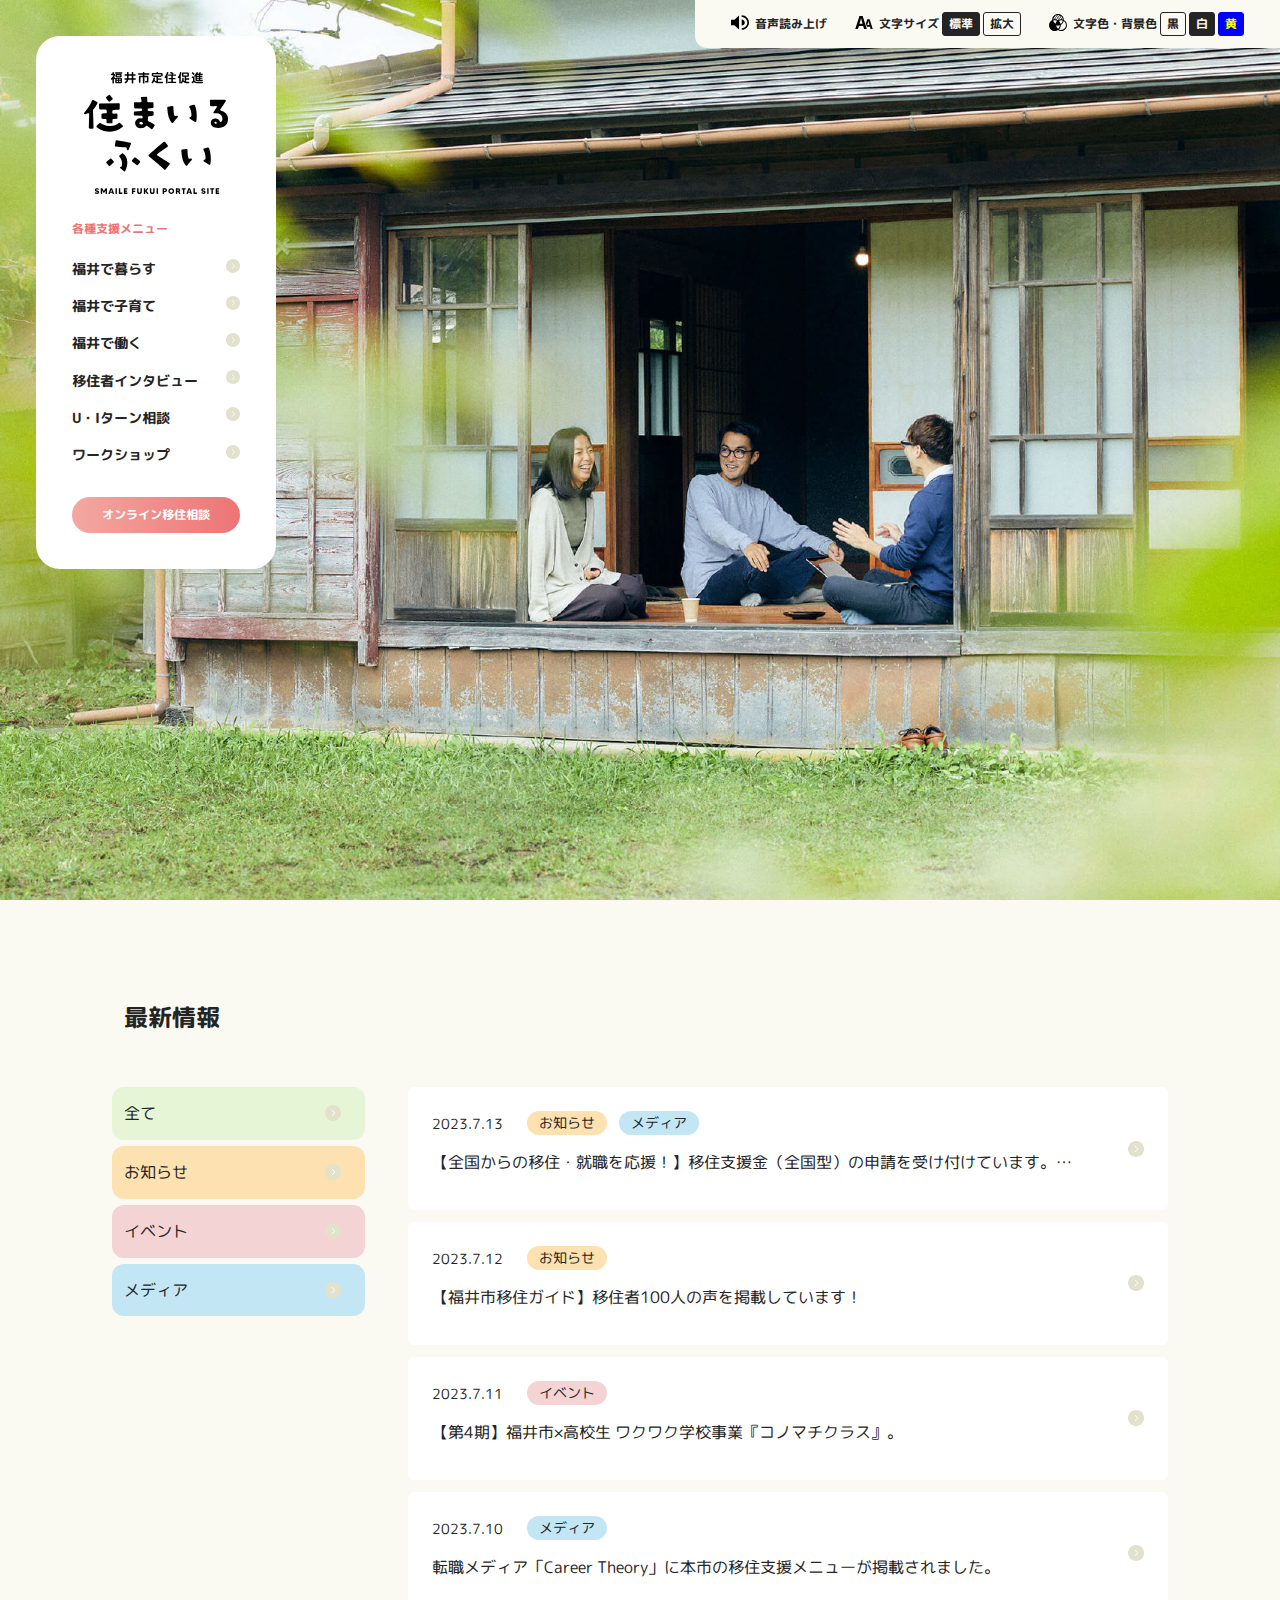
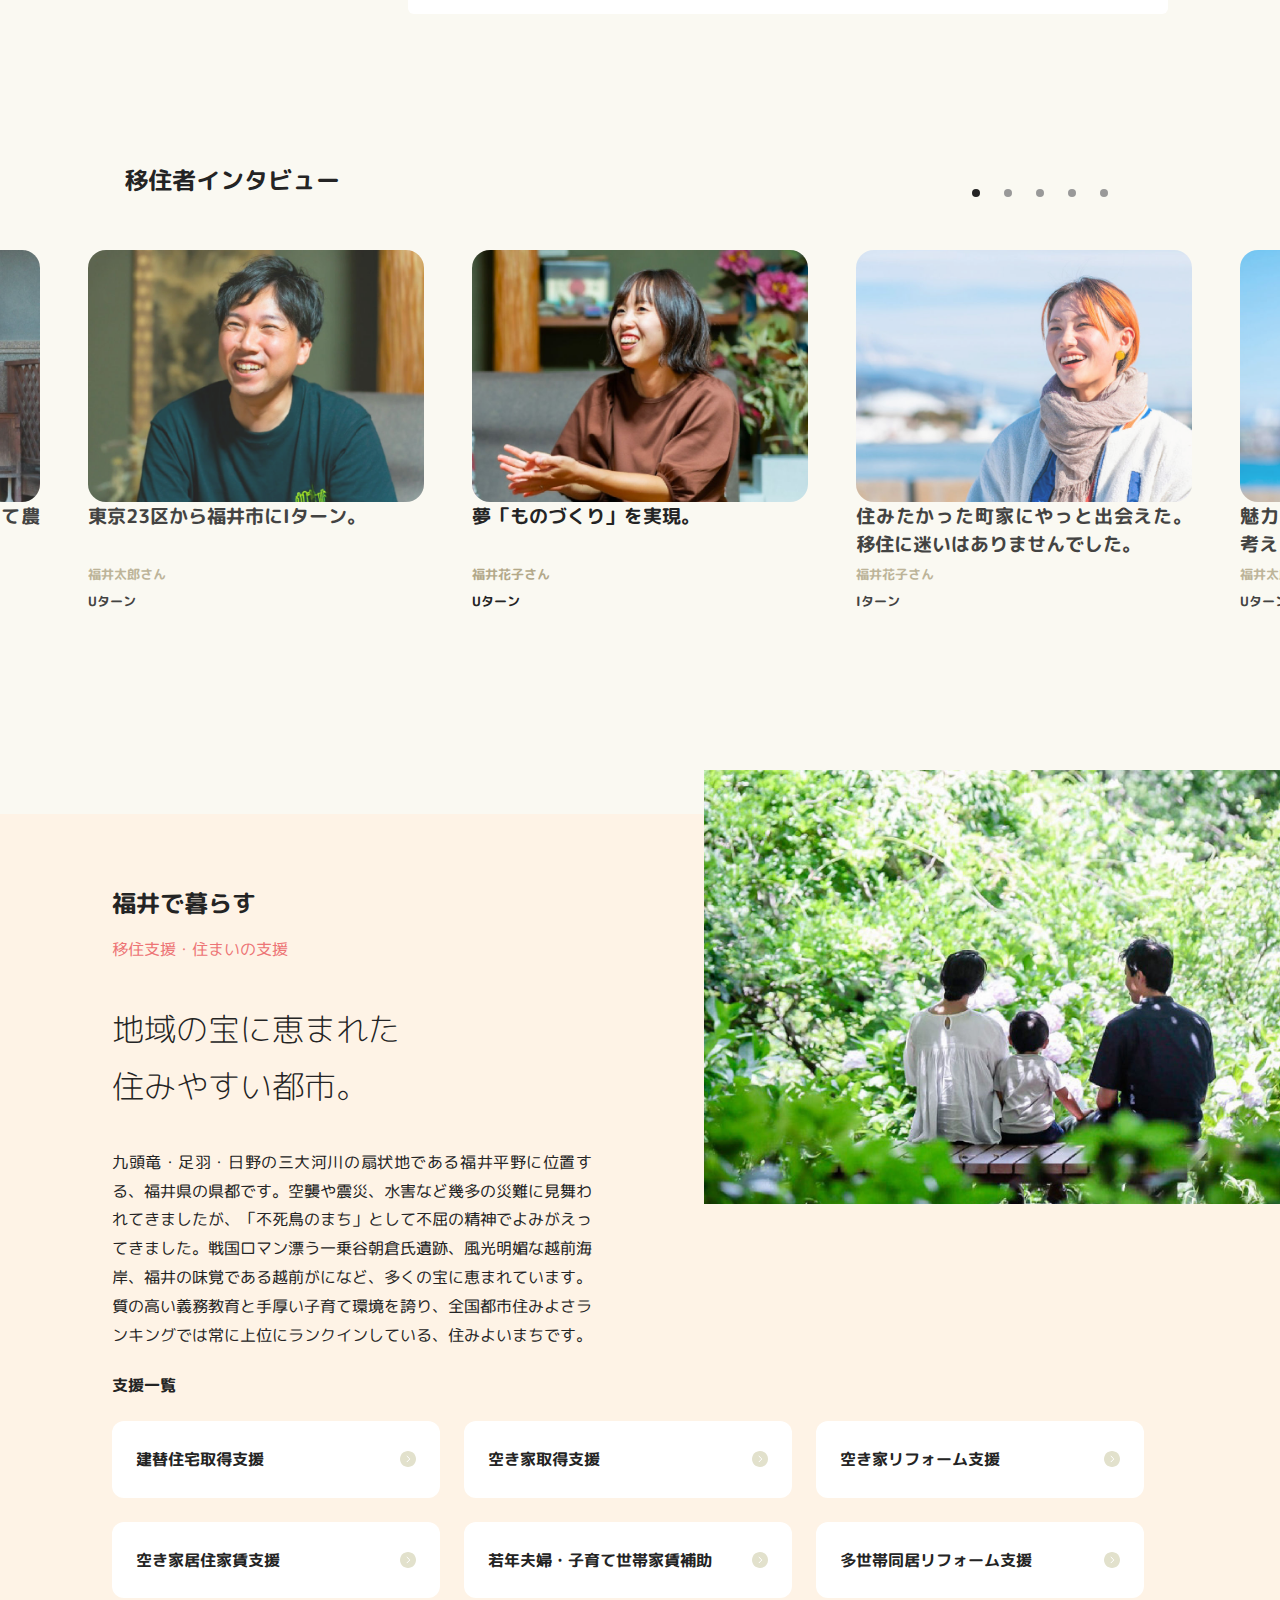
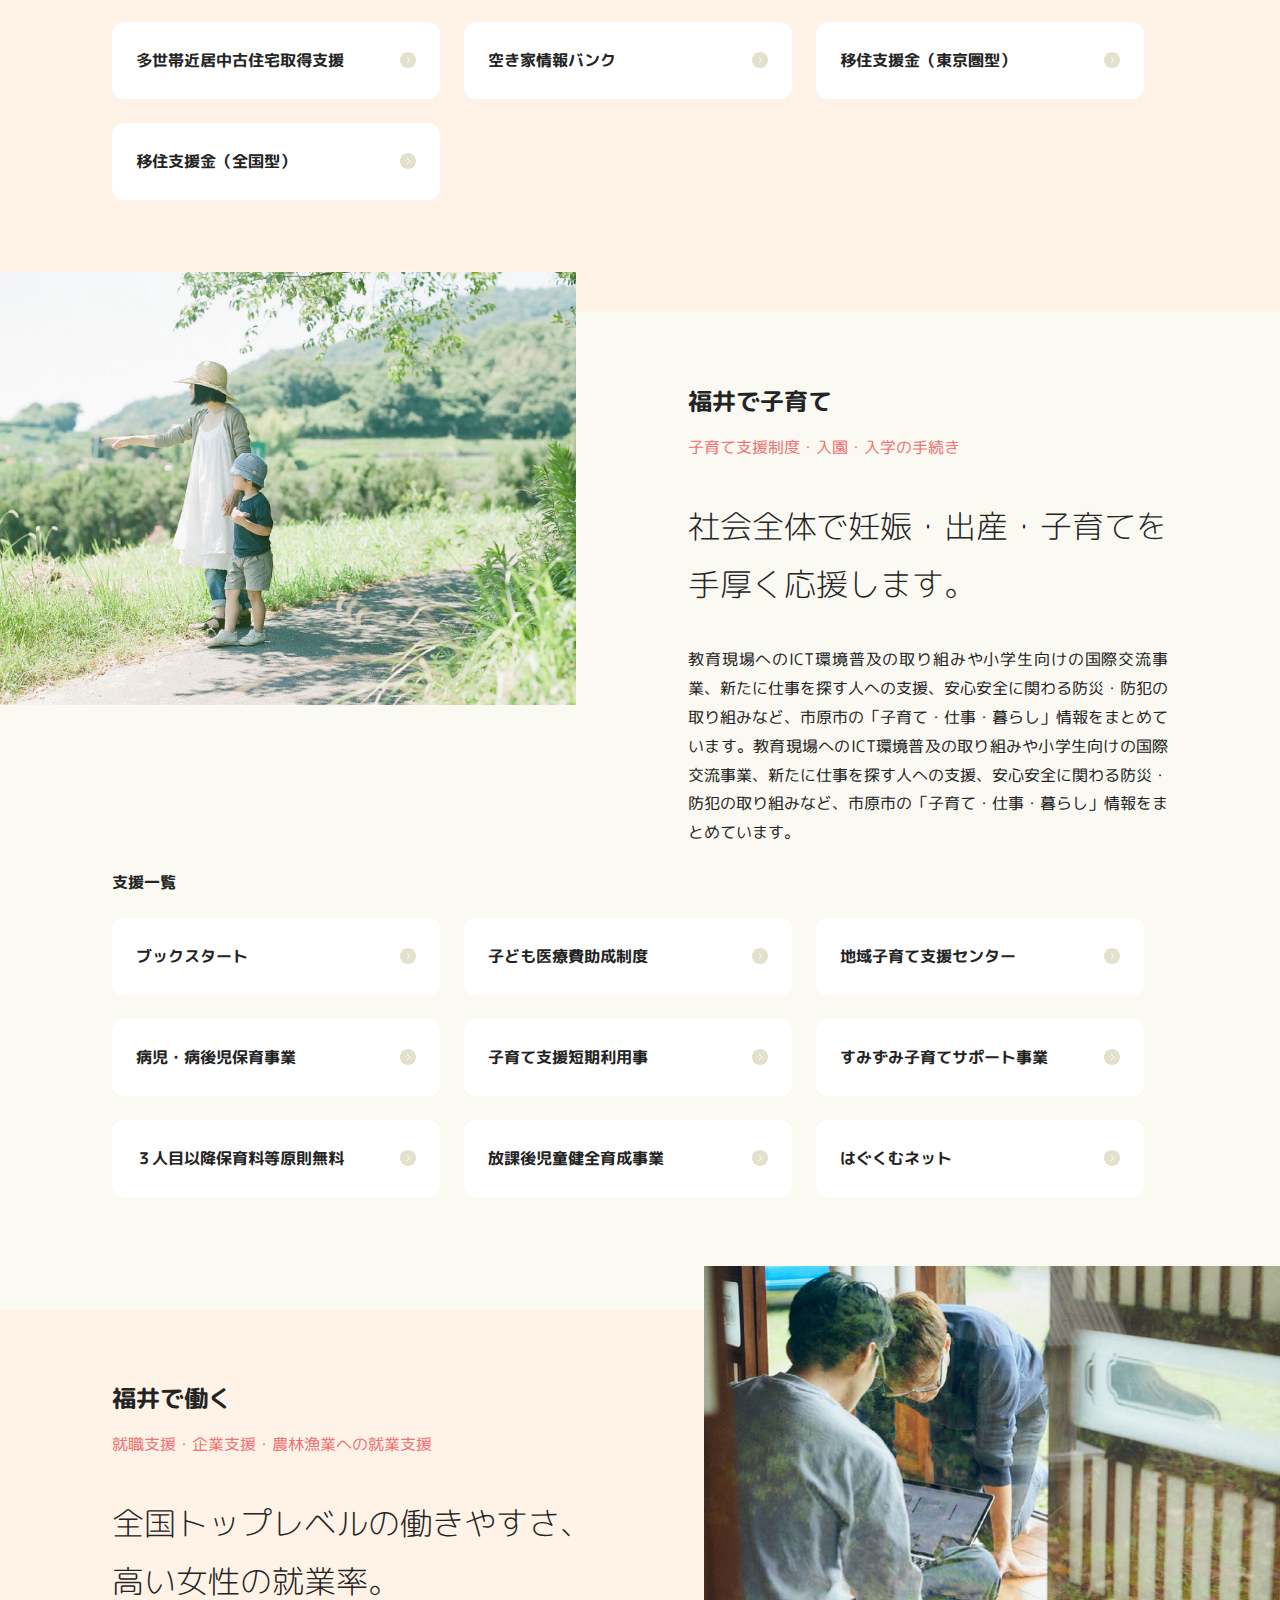
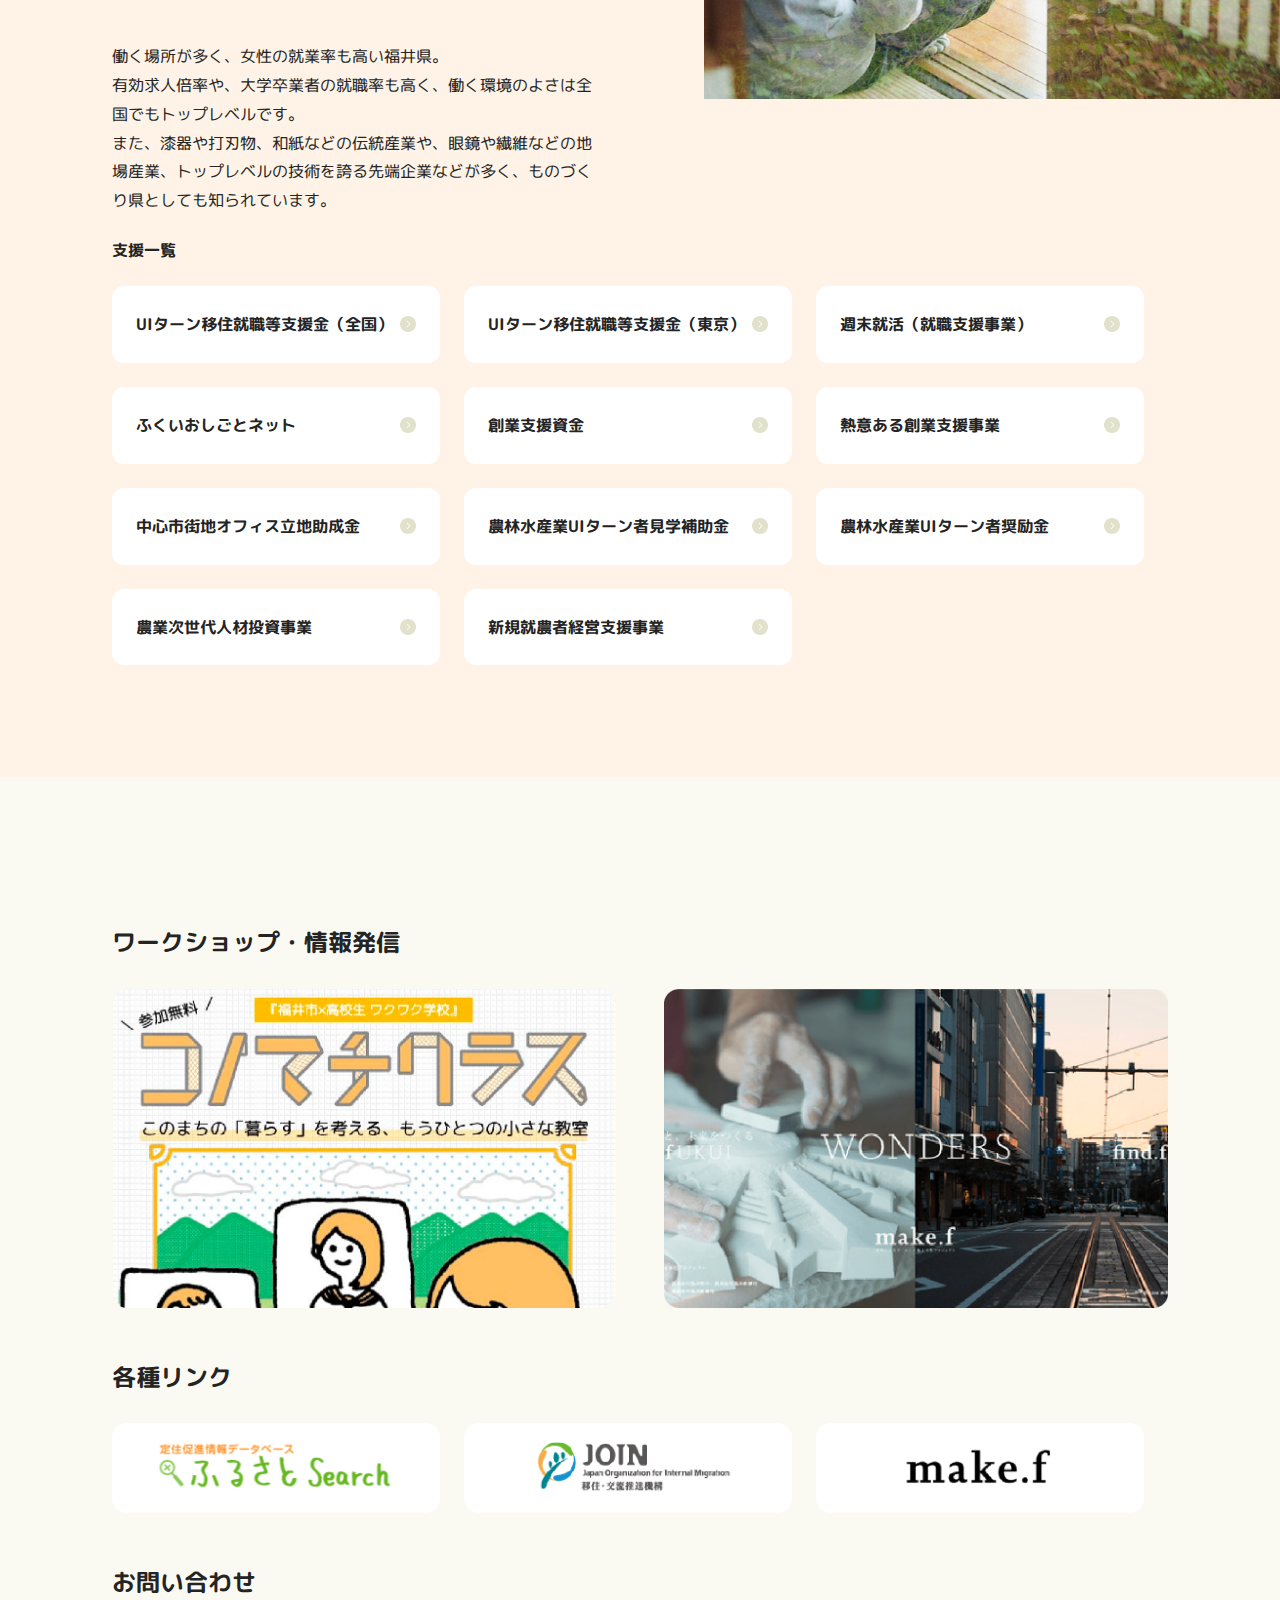
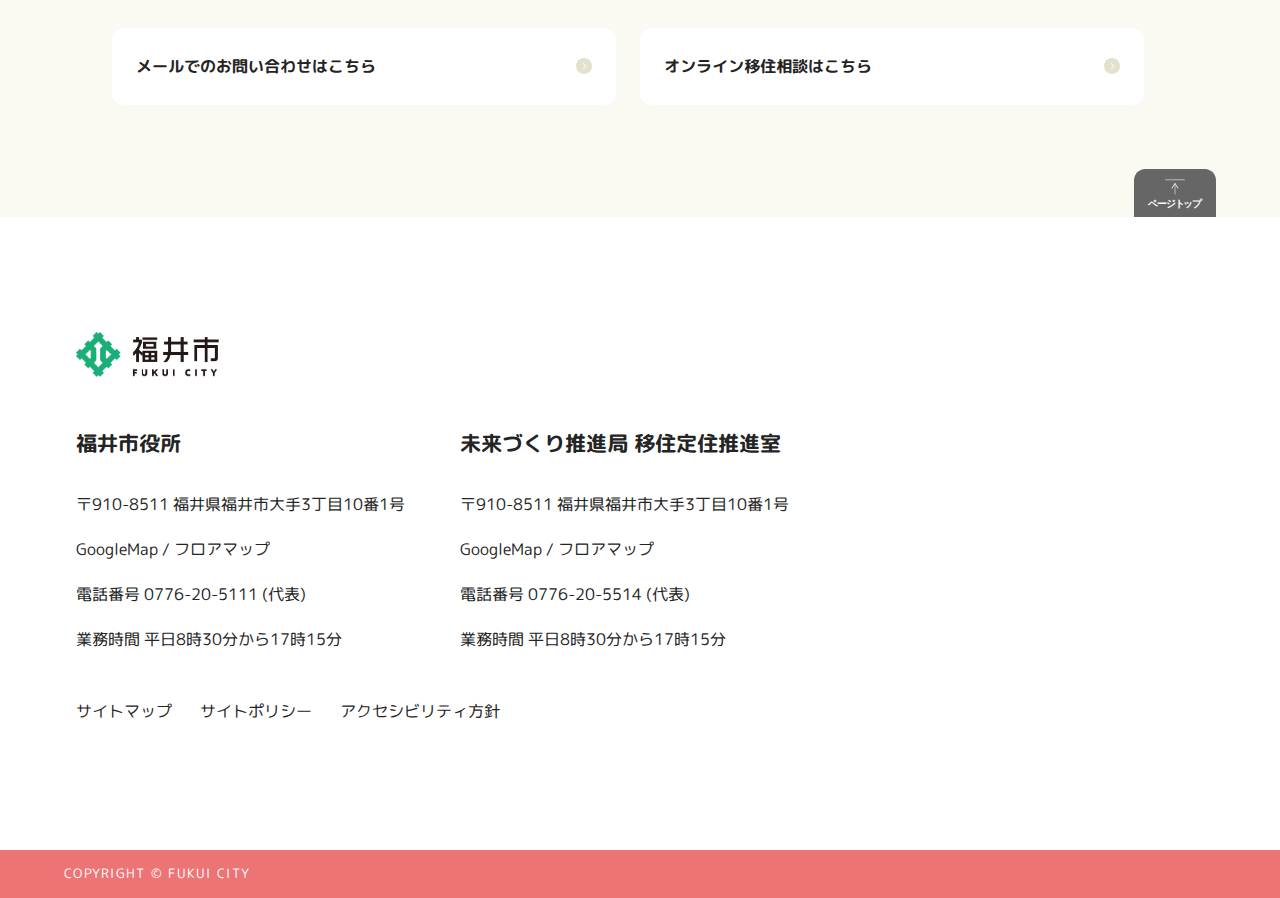
<file: index.html>
<!DOCTYPE html>
<html>
  <head>
    <meta charset="utf-8">
    <meta name="viewport" content="width=device-width, initial-scale=1.0">
    <title>福井市定住促進 住まいるふくい</title>
    <link rel="preconnect" href="https://fonts.googleapis.com">
    <link rel="preconnect" href="https://fonts.gstatic.com" crossorigin>
    <link href="https://fonts.googleapis.com/css2?family=M+PLUS+Rounded+1c:wght@300;400;700&display=swap" rel="stylesheet">
    <link rel="stylesheet" href="./style.css">
    <link rel="icon" href="./favicon.ico">
  </head>
  <body id="top">
    <header id="hero" class="hero">
      <div class="hero__mobileHeader" data-role="mobileHeader">
        <div class="hero__sitebrand --mobile">
          <img src="./assets/logo_teiju.svg">
        </div>
        <div class="hero__accessibility" data-role="btnAccessibility">
          <span>アクセシビリティ・言語</span>
          <img src="./assets/icon_accessibility.svg">
        </div>
      </div>
      <nav class="hero__nav">
        <h1 class="hero__sitebrand">
          <img src="./assets/logo_teiju.svg">
        </h1>
        <h2 class="hero__navheading">各種支援メニュー</h2>
        <ul class="nav">
          <li class="nav__mainMenuItem"><a href="#" data-toggle="submenu">福井で暮らす</a>
            <div class="nav__subMenuWrap --collapse" data-role="submenu">
              <div class="nav__subMenuInner --collapse">
                <h3 class="nav__subHeading">見出しが入ります</h3>
                <ul class="nav__subMenu">
                  <li class="nav__subMenuItem"><a href="./detail.html">リスト項目が入ります</a></li>
                </ul>
                <h3 class="nav__subHeading">見出しが入ります</h3>
                <ul class="nav__subMenu">
                  <li class="nav__subMenuItem"><a href="./detail.html">リスト項目が入ります</a></li>
                  <li class="nav__subMenuItem"><a href="./detail.html">リスト項目が入ります</a></li>
                  <li class="nav__subMenuItem"><a href="./detail.html">リスト項目が入ります</a></li>
                </ul>
                <h3 class="nav__subHeading">見出しが入ります</h3>
                <ul class="nav__subMenu">
                  <li class="nav__subMenuItem"><a href="./detail.html">リスト項目が入ります</a></li>
                  <li class="nav__subMenuItem"><a href="./detail.html">リスト項目が入ります</a></li>
                  <li class="nav__subMenuItem"><a href="./detail.html">リスト項目が入ります</a></li>
                </ul>
              </div>
            </div>
          </li>
          <li class="nav__mainMenuItem"><a href="#" data-toggle="submenu">福井で子育て</a>
            <div class="nav__subMenuWrap --collapse" data-role="submenu">
              <div class="nav__subMenuInner --collapse">
                <h3 class="nav__subHeading">見出しが入ります</h3>
                <ul class="nav__subMenu">
                  <li class="nav__subMenuItem"><a href="./detail.html">リスト項目が入ります</a></li>
                </ul>
                <h3 class="nav__subHeading">見出しが入ります</h3>
                <ul class="nav__subMenu">
                  <li class="nav__subMenuItem"><a href="./detail.html">リスト項目が入ります</a></li>
                  <li class="nav__subMenuItem"><a href="./detail.html">リスト項目が入ります</a></li>
                </ul>
              </div>
            </div>
          </li>
          <li class="nav__mainMenuItem"><a href="#" data-toggle="submenu">福井で働く</a>
            <div class="nav__subMenuWrap --collapse" data-role="submenu">
              <div class="nav__subMenuInner --collapse">
                <h3 class="nav__subHeading">就職支援</h3>
                <ul class="nav__subMenu">
                  <li class="nav__subMenuItem"><a href="./detail.html">就職支援事業「週末就活」</a></li>
                </ul>
                <h3 class="nav__subHeading">起業支援</h3>
                <ul class="nav__subMenu">
                  <li class="nav__subMenuItem"><a href="./detail.html">創業支援資金</a></li>
                  <li class="nav__subMenuItem"><a href="./detail.html">熱意ある創業支援事業</a></li>
                  <li class="nav__subMenuItem"><a href="./detail.html">中心市街地オフィス立地助成金</a></li>
                </ul>
                <h3 class="nav__subHeading">農林漁業への就業支援</h3>
                <ul class="nav__subMenu">
                  <li class="nav__subMenuItem"><a href="./detail.html">新規就農支援</a></li>
                  <li class="nav__subMenuItem"><a href="./detail.html">林業への就業支援</a></li>
                  <li class="nav__subMenuItem"><a href="./detail.html">漁業への就業支援</a></li>
                </ul>
              </div>
            </div>
          </li>
          <li class="nav__mainMenuItem"><a href="#" data-toggle="submenu">移住者インタビュー</a>
            <div class="nav__subMenuWrap --collapse" data-role="submenu">
              <div class="nav__subMenuInner --collapse">
                <h3 class="nav__subHeading">見出しが入ります</h3>
                <ul class="nav__subMenu">
                  <li class="nav__subMenuItem"><a href="./detail.html">リスト項目が入ります</a></li>
                  <li class="nav__subMenuItem"><a href="./detail.html">リスト項目が入ります</a></li>
                </ul>
                <h3 class="nav__subHeading">見出しが入ります</h3>
                <ul class="nav__subMenu">
                  <li class="nav__subMenuItem"><a href="./detail.html">リスト項目が入ります</a></li>
                  <li class="nav__subMenuItem"><a href="./detail.html">リスト項目が入ります</a></li>
                </ul>
              </div>
            </div>
          </li>
          <li class="nav__mainMenuItem"><a href="#" data-toggle="submenu">U・Iターン相談</a>
            <div class="nav__subMenuWrap --collapse" data-role="submenu">
              <div class="nav__subMenuInner --collapse">
                <h3 class="nav__subHeading">見出しが入ります</h3>
                <ul class="nav__subMenu">
                  <li class="nav__subMenuItem"><a href="./detail.html">リスト項目が入ります</a></li>
                  <li class="nav__subMenuItem"><a href="./detail.html">リスト項目が入ります</a></li>
                </ul>
              </div>
            </div>
          </li>
          <li class="nav__mainMenuItem"><a href="#" data-toggle="submenu">ワークショップ</a>
            <div class="nav__subMenuWrap --collapse" data-role="submenu">
              <div class="nav__subMenuInner --collapse">
                <h3 class="nav__subHeading">見出しが入ります</h3>
                <ul class="nav__subMenu">
                  <li class="nav__subMenuItem"><a href="./detail.html">リスト項目が入ります</a></li>
                  <li class="nav__subMenuItem"><a href="./detail.html">リスト項目が入ります</a></li>
                </ul>
              </div>
            </div>
          </li>
        </ul>
        <a href="#" class="nav__button">オンライン移住相談</a>
      </nav>
      <div class="hero__controlpanel">
        <ul class="controlpanel">
          <li class="controlpanel__controller --speaker">
            <a href="#" class="controlpanel__span --speaker" data-role="btnSpeaker">音声読み上げ</a>
          </li>
          <li class="controlpanel__controller --fontsize">
            <span class="controlpanel__span --fontsize">文字サイズ</span>
            <a href="#" class="controlpanel__button --fontsize_reguler" data-role="btnFontsizeReguler">標準</a>
            <a href="#" class="controlpanel__button --fontsize_large" data-role="btnFontsizeLarge">拡大</a>
          </li>
          <li class="controlpanel__controller --color">
            <span class="controlpanel__span --color">文字色・背景色</span>
            <a href="#" class="controlpanel__button --color_light" data-role="btnColorLight">黒</a>
            <a href="#" class="controlpanel__button --color_dark" data-role="btnColorDark">白</a>
            <a href="#" class="controlpanel__button --color_vivid" data-role="btnColorVivid">黄</a>
          </li>
        </ul>
      </div>
      <div class="hero__inner"></div>
    </header>
    <main>
      <section id="news" class="news">
        <h2 class="news__heading">最新情報</h2>
        <div class="news__inner">
          <div class="tabpanel">
            <div class="tabpanel__tabs">
              <div class="tabpanel__tab"><a href="#" data-target-tag="0">全て</a></div>
              <div class="tabpanel__tab --info"><a href="#" data-target-tag="1">お知らせ</a></div>
              <div class="tabpanel__tab --event"><a href="#" data-target-tag="2">イベント</a></div>
              <div class="tabpanel__tab --media"><a href="#" data-target-tag="3">メディア</a></div>
            </div>
            <div class="tabpanel__panel">
              <ul class="tabpanel__panelItems">
                <li class="tabpanel__panelItem"><a href="./detail.html" data-tags="5">
                  <div class="news__info">
                    <div class="news__date">2023.7.13</div>
                    <ul class="news__tags">
                      <li class="news__tag --info">お知らせ</li>
                      <li class="news__tag --media">メディア</li>
                    </ul>
                  </div>
                  <div class="news__content">
                    <p>【全国からの移住・就職を応援！】移住支援金（全国型）の申請を受け付けています。【全国からの移住・就職を応援！】移住支援金（全国型）の申請を受け付けています。</p>
                  </div>
                </a></li>
                <li class="tabpanel__panelItem"><a href="./detail.html" data-tags="1">
                  <div class="news__info">
                    <div class="news__date">2023.7.12</div>
                    <ul class="news__tags">
                      <li class="news__tag --info">お知らせ</li>
                    </ul>
                  </div>
                  <div class="news__content">
                    <p>【福井市移住ガイド】移住者100人の声を掲載しています！</p>
                  </div>
                </a></li>
                <li class="tabpanel__panelItem"><a href="./detail.html" data-tags="2">
                  <div class="news__info">
                    <div class="news__date">2023.7.11</div>
                    <ul class="news__tags">
                      <li class="news__tag --event">イベント</li>
                    </ul>
                  </div>
                  <div class="news__content">
                    <p>【第4期】福井市×高校生 ワクワク学校事業『コノマチクラス』。</p>
                  </div>
                </a></li>
                <li class="tabpanel__panelItem"><a href="./detail.html" data-tags="4">
                  <div class="news__info">
                    <div class="news__date">2023.7.10</div>
                    <ul class="news__tags">
                      <li class="news__tag --media">メディア</li>
                    </ul>
                  </div>
                  <div class="news__content">
                    <p>転職メディア「Career Theory」に本市の移住支援メニューが掲載されました。</p>
                  </div>
                </a></li>
              </ul>
            </div>
          </div>
        </div>
      </section>
      <section id="interview" class="interview">
        <h2 class="interview__heading">移住者インタビュー</h2>
        <div class="slider" data-gap="48">
          <figure class="slider__inner">
            <figure class="slider__item">
              <img class="slider__image" src="./assets/interview_00.jpg">
              <figcaption class="slider__caption">
                夢「ものづくり」を実現。<br>&nbsp;
                <br><span class="slider__captionSpan1">福井花子さん</span>
                <br><span class="slider__captionSpan2">Uターン</span>
              </figcaption>
            </figure>
            <figure class="slider__item">
              <img class="slider__image" src="./assets/interview_01.jpg">
              <figcaption class="slider__caption">
                住みたかった町家にやっと出会えた。移住に迷いはありませんでした。
                <br><span class="slider__captionSpan1">福井花子さん</span>
                <br><span class="slider__captionSpan2">Iターン</span>
              </figcaption>
            </figure>
            <figure class="slider__item">
              <img class="slider__image" src="./assets/interview_02.jpg">
              <figcaption class="slider__caption">
                魅力的な人・もの・資源につながって考えられる場所。
                <br><span class="slider__captionSpan1">福井太郎さん</span>
                <br><span class="slider__captionSpan2">Uターン</span>
              </figcaption>
            </figure>
            <figure class="slider__item">
              <img class="slider__image" src="./assets/interview_03.jpg">
              <figcaption class="slider__caption">
                自然豊かな地で、家族一丸となって農作物を育てる幸せ。
                <br><span class="slider__captionSpan1">福井花子さん</span>
                <br><span class="slider__captionSpan2">Iターン</span>
              </figcaption>
            </figure>
            <figure class="slider__item">
              <img class="slider__image" src="./assets/interview_04.jpg">
              <figcaption class="slider__caption">
                東京23区から福井市にIターン。<br>&nbsp;
                <br><span class="slider__captionSpan1">福井太郎さん</span>
                <br><span class="slider__captionSpan2">Uターン</span>
              </figcaption>
            </figure>
          </figure>
        </div>
      </section>
      <section id="support-live" class="support-live">
        <figure class="support-live__image">
          <img src="./assets/support-live.jpg">
        </figure>
        <div class="support-live__inner">
          <div class="support-live__content">
            <h2 class="support-live__heading">
              福井で暮らす
              <br><span class="support-live__subheading">移住支援・住まいの支援</span>
            </h2>
            <h3 class="support-live__lead">地域の宝に恵まれた<br>住みやすい都市。</h3>
            <div class="support-live__intro">
              <p>九頭竜・足羽・日野の三大河川の扇状地である福井平野に位置する、福井県の県都です。空襲や震災、水害など幾多の災難に見舞われてきましたが、「不死鳥のまち」として不屈の精神でよみがえってきました。戦国ロマン漂う一乗谷朝倉氏遺跡、風光明媚な越前海岸、福井の味覚である越前がになど、多くの宝に恵まれています。質の高い義務教育と手厚い子育て環境を誇り、全国都市住みよさランキングでは常に上位にランクインしている、住みよいまちです。</p>
            </div>
          </div>
          <div class="support-live__support">
            <h4>支援一覧</h4>
            <ul class="support-live__list">
              <li class="support-live__listItem"><a href="./detail.html">建替住宅取得支援</a></li>
              <li class="support-live__listItem"><a href="./detail.html">空き家取得支援</a></li>
              <li class="support-live__listItem"><a href="./detail.html">空き家リフォーム支援</a></li>
              <li class="support-live__listItem"><a href="./detail.html">空き家居住家賃支援</a></li>
              <li class="support-live__listItem"><a href="./detail.html">若年夫婦・子育て世帯家賃補助</a></li>
              <li class="support-live__listItem"><a href="./detail.html">多世帯同居リフォーム支援</a></li>
              <li class="support-live__listItem"><a href="./detail.html">多世帯近居中古住宅取得支援</a></li>
              <li class="support-live__listItem"><a href="./detail.html">空き家情報バンク </a></li>
              <li class="support-live__listItem"><a href="./detail.html">移住支援金（東京圏型）</a></li>
              <li class="support-live__listItem"><a href="./detail.html">移住支援金（全国型）
              </a></li>
            </ul>
          </div>
        </div>
      </section>
      <section id="support-childcare" class="support-childcare">
        <figure class="support-childcare__image">
          <img src="./assets/support-childcare.jpg">
        </figure>
        <div class="support-childcare__inner">
          <div class="support-childcare__content">
            <h2 class="support-childcare__heading">
              福井で子育て
              <br><span class="support-childcare__subheading">子育て支援制度・入園・入学の手続き</span>
            </h2>
            <h3 class="support-childcare__lead">社会全体で妊娠・出産・子育てを<br>手厚く応援します。</h3>
            <div class="support-childcare__intro">
              <p>教育現場へのICT環境普及の取り組みや小学生向けの国際交流事業、新たに仕事を探す人への支援、安心安全に関わる防災・防犯の取り組みなど、市原市の「子育て・仕事・暮らし」情報をまとめています。教育現場へのICT環境普及の取り組みや小学生向けの国際交流事業、新たに仕事を探す人への支援、安心安全に関わる防災・防犯の取り組みなど、市原市の「子育て・仕事・暮らし」情報をまとめています。</p>
            </div>
          </div>
          <div class="support-childcare__support">
            <h4>支援一覧</h4>
            <ul class="support-childcare__list">
              <li class="support-childcare__listItem"><a href="./detail.html">ブックスタート</a></li>
              <li class="support-childcare__listItem"><a href="./detail.html">子ども医療費助成制度</a></li>
              <li class="support-childcare__listItem"><a href="./detail.html">地域子育て支援センター</a></li>
              <li class="support-childcare__listItem"><a href="./detail.html">病児・病後児保育事業</a></li>
              <li class="support-childcare__listItem"><a href="./detail.html">子育て支援短期利用事 </a></li>
              <li class="support-childcare__listItem"><a href="./detail.html">すみずみ子育てサポート事業</a></li>
              <li class="support-childcare__listItem"><a href="./detail.html">３人目以降保育料等原則無料 </a></li>
              <li class="support-childcare__listItem"><a href="./detail.html">放課後児童健全育成事業 </a></li>
              <li class="support-childcare__listItem"><a href="./detail.html">はぐくむネット</a></li>
            </ul>
          </div>
        </div>
      </section>
      <section id="support-work" class="support-work">
        <figure class="support-work__image">
          <img src="./assets/support-work.jpg">
        </figure>
        <div class="support-work__inner">
          <div class="support-work__content">
            <h2 class="support-work__heading">
              福井で働く
              <br><span class="support-work__subheading">就職支援・企業支援・農林漁業への就業支援</span>
            </h2>
            <h3 class="support-work__lead">全国トップレベルの働きやすさ、<br>高い女性の就業率。</h3>
            <div class="support-work__intro">
              <p>働く場所が多く、女性の就業率も高い福井県。</p>
              <p>有効求人倍率や、大学卒業者の就職率も高く、働く環境のよさは全国でもトップレベルです。</p>
              <p>また、漆器や打刃物、和紙などの伝統産業や、眼鏡や繊維などの地場産業、トップレベルの技術を誇る先端企業などが多く、ものづくり県としても知られています。</p>
            </div>
          </div>
          <div class="support-work__support">
            <h4>支援一覧</h4>
            <ul class="support-work__list">
              <li class="support-work__listItem"><a href="./detail.html">UIターン移住就職等支援金（全国）</a></li>
              <li class="support-work__listItem"><a href="./detail.html">UIターン移住就職等支援金（東京） </a></li>
              <li class="support-work__listItem"><a href="./detail.html">週末就活（就職支援事業）</a></li>
              <li class="support-work__listItem"><a href="./detail.html">ふくいおしごとネット </a></li>
              <li class="support-work__listItem"><a href="./detail.html">創業支援資金</a></li>
              <li class="support-work__listItem"><a href="./detail.html">熱意ある創業支援事業</a></li>
              <li class="support-work__listItem"><a href="./detail.html">中心市街地オフィス立地助成金</a></li>
              <li class="support-work__listItem"><a href="./detail.html">農林水産業UIターン者見学補助金</a></li>
              <li class="support-work__listItem"><a href="./detail.html">農林水産業UIターン者奨励金</a></li>
              <li class="support-work__listItem"><a href="./detail.html">農業次世代人材投資事業</a></li>
              <li class="support-work__listItem"><a href="./detail.html">新規就農者経営支援事業</a></li>
            </ul>
          </div>
        </div>
      </section>
      <section id="others" class="others">
        <div class="others__inner">
          <h2 class="others__heading">ワークショップ・情報発信</h2>
          <ul class="others__projects">
            <li class="others__project"><a href="#"><img src="./assets/project_00.png"></a></li>
            <li class="others__project"><a href="#"><img src="./assets/project_01.png"></a></li>
          </ul>
          <h2 class="others__heading">各種リンク</h2>
          <ul class="others__banners">
            <li class="others__banner"><a href="#"><img src="./assets/banner_00.png"></a></li>
            <li class="others__banner"><a href="#"><img src="./assets/banner_01.png"></a></li>
            <li class="others__banner"><a href="#"><img src="./assets/banner_02.png"></a></li>
          </ul>
          <h2 class="others__heading">お問い合わせ</h2>
          <ul class="others__contacts">
            <li class="others__contact"><a href="#">メールでのお問い合わせはこちら</a></li>
            <li class="others__contact"><a href="#">オンライン移住相談はこちら</a></li>
          </ul>
        </div>
      </section>
    </main>
    <footer id="footer" class="footer">
      <div class="footer__inner">
        <h3 class="footer__heading">
          <img src="./assets/logo_fukuishi.png">
        </h3>
        <div class="footer__info">
          <h4>福井市役所</h4>
          <p>〒910-8511 福井県福井市大手3丁目10番1号</p>
          <p><a href="#">GoogleMap</a> / <a href="#">フロアマップ</a></p>
          <p>電話番号 0776-20-5111 (代表)</p>
          <p>業務時間 平日8時30分から17時15分</p>
        </div>
        <div class="footer__info">
          <h4>未来づくり推進局 移住定住推進室</h4>
          <p>〒910-8511 福井県福井市大手3丁目10番1号</p>
          <p><a href="#">GoogleMap</a> / <a href="#">フロアマップ</a></p>
          <p>電話番号 0776-20-5514 (代表)</p>
          <p>業務時間 平日8時30分から17時15分</p>
        </div>
        <ul class="footer__links">
          <li class="footer__link"><a href="#">サイトマップ</a></li>
          <li class="footer__link"><a href="#">サイトポリシー</a></li>
          <li class="footer__link"><a href="#">アクセシビリティ方針</a></li>
        </ul>
        <a href="#" id="backToTop" class="footer__backToTop"><img src="./assets/backToTop.svg"></a>
      </div>
      <div class="footer__copyright">
        <div class="footer__copyinner">
          <small>copyright &copy; fukui city</small>
        </div>
      </div>
    </footer>
    <script src="./js/_backToTop.js"></script>
    <script src="./js/_drawerMenu.js"></script>
    <script src="./js/_evilIcons.js"></script>
    <script src="./js/_mainMenu.js"></script>
    <script src="./js/_slider.js"></script>
    <script src="./js/_tabpanel.js"></script>
    <script src="./js/_textController.js"></script>
    <script src="./js/init.js"></script>
  </body>
</html>
</file>
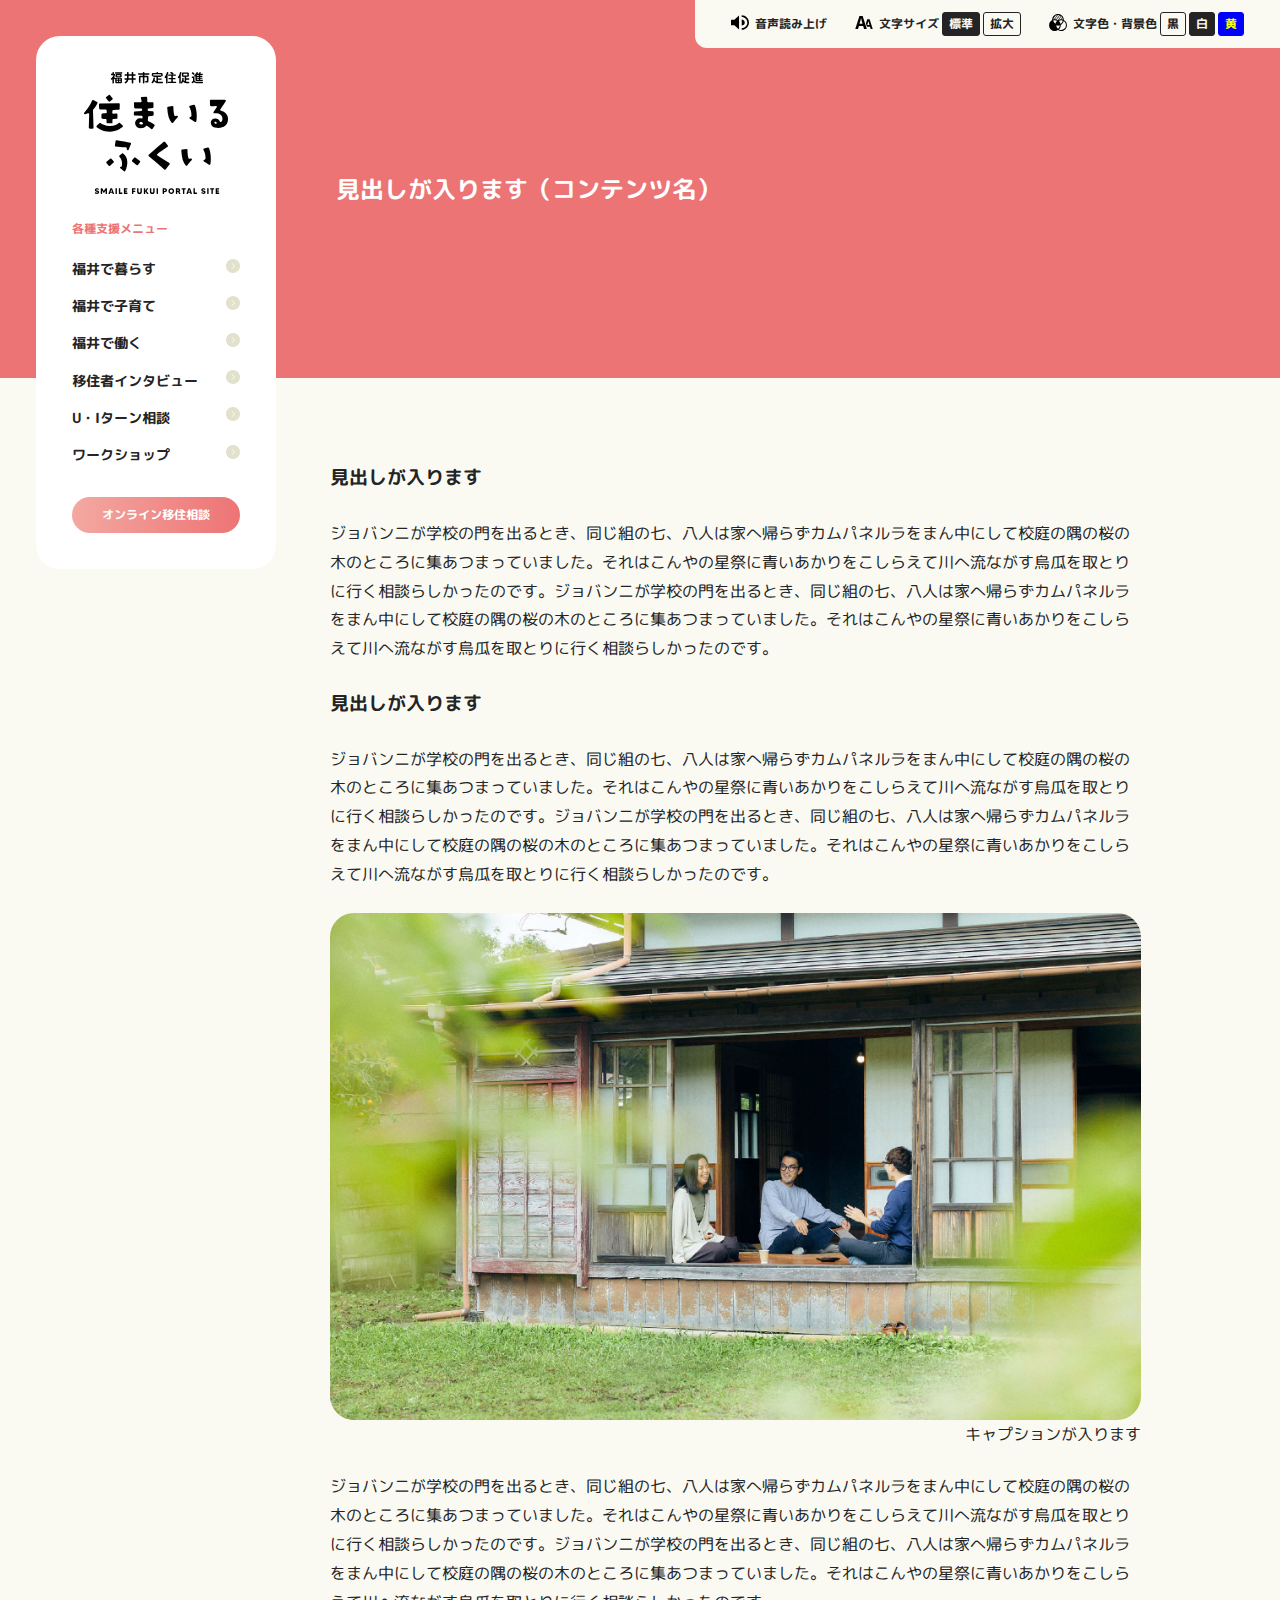
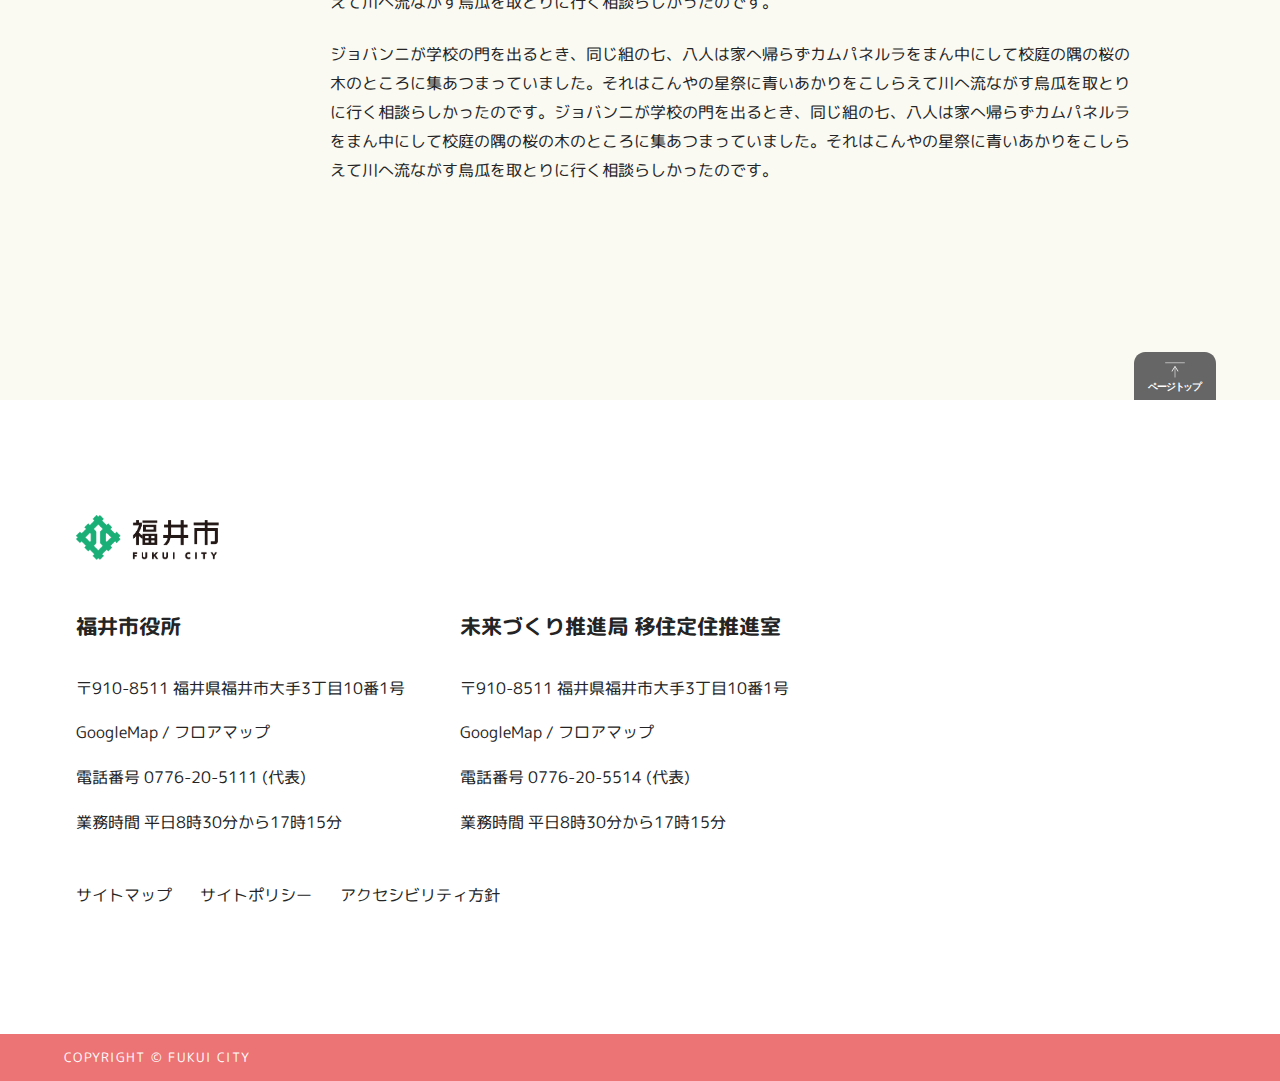
<file: detail.html>
<!DOCTYPE html>
<html>
  <head>
    <meta charset="utf-8">
    <meta name="viewport" content="width=device-width, initial-scale=1.0">
    <title>下層ページ | 福井市定住促進 住まいるふくい</title>
    <link rel="preconnect" href="https://fonts.googleapis.com">
    <link rel="preconnect" href="https://fonts.gstatic.com" crossorigin>
    <link href="https://fonts.googleapis.com/css2?family=M+PLUS+Rounded+1c:wght@300;400;700&display=swap" rel="stylesheet">
    <link rel="stylesheet" href="./style.css">
    <link rel="icon" href="./favicon.ico">
  </head>
  <body id="detail">
    <header id="siteHeader" class="siteHeader">
      <div class="siteHeader__mobileHeader" data-role="mobileHeader">
        <div class="siteHeader__sitebrand --mobile">
          <img src="./assets/logo_teiju.svg">
        </div>
        <div class="siteHeader__accessibility" data-role="btnAccessibility">
          <span>アクセシビリティ・言語</span>
          <img src="./assets/icon_accessibility.svg">
        </div>
      </div>
      <nav class="siteHeader__nav">
        <h1 class="siteHeader__sitebrand">
          <img src="./assets/logo_teiju.svg">
        </h1>
        <h2 class="siteHeader__navheading">各種支援メニュー</h2>
        <ul class="nav">
          <li class="nav__mainMenuItem"><a href="#" data-toggle="submenu">福井で暮らす</a>
            <div class="nav__subMenuWrap --collapse" data-role="submenu">
              <div class="nav__subMenuInner --collapse">
                <h3 class="nav__subHeading">見出しが入ります</h3>
                <ul class="nav__subMenu">
                  <li class="nav__subMenuItem"><a href="#">リスト項目が入ります</a></li>
                </ul>
                <h3 class="nav__subHeading">見出しが入ります</h3>
                <ul class="nav__subMenu">
                  <li class="nav__subMenuItem"><a href="#">リスト項目が入ります</a></li>
                  <li class="nav__subMenuItem"><a href="#">リスト項目が入ります</a></li>
                  <li class="nav__subMenuItem"><a href="#">リスト項目が入ります</a></li>
                </ul>
                <h3 class="nav__subHeading">見出しが入ります</h3>
                <ul class="nav__subMenu">
                  <li class="nav__subMenuItem"><a href="#">リスト項目が入ります</a></li>
                  <li class="nav__subMenuItem"><a href="#">リスト項目が入ります</a></li>
                  <li class="nav__subMenuItem"><a href="#">リスト項目が入ります</a></li>
                </ul>
              </div>
            </div>
          </li>
          <li class="nav__mainMenuItem"><a href="#" data-toggle="submenu">福井で子育て</a>
            <div class="nav__subMenuWrap --collapse" data-role="submenu">
              <div class="nav__subMenuInner --collapse">
                <h3 class="nav__subHeading">見出しが入ります</h3>
                <ul class="nav__subMenu">
                  <li class="nav__subMenuItem"><a href="#">リスト項目が入ります</a></li>
                </ul>
                <h3 class="nav__subHeading">見出しが入ります</h3>
                <ul class="nav__subMenu">
                  <li class="nav__subMenuItem"><a href="#">リスト項目が入ります</a></li>
                  <li class="nav__subMenuItem"><a href="#">リスト項目が入ります</a></li>
                </ul>
              </div>
            </div>
          </li>
          <li class="nav__mainMenuItem"><a href="#" data-toggle="submenu">福井で働く</a>
            <div class="nav__subMenuWrap --collapse" data-role="submenu">
              <div class="nav__subMenuInner --collapse">
                <h3 class="nav__subHeading">就職支援</h3>
                <ul class="nav__subMenu">
                  <li class="nav__subMenuItem"><a href="#">就職支援事業「週末就活」</a></li>
                </ul>
                <h3 class="nav__subHeading">起業支援</h3>
                <ul class="nav__subMenu">
                  <li class="nav__subMenuItem"><a href="#">創業支援資金</a></li>
                  <li class="nav__subMenuItem"><a href="#">熱意ある創業支援事業</a></li>
                  <li class="nav__subMenuItem"><a href="#">中心市街地オフィス立地助成金</a></li>
                </ul>
                <h3 class="nav__subHeading">農林漁業への就業支援</h3>
                <ul class="nav__subMenu">
                  <li class="nav__subMenuItem"><a href="#">新規就農支援</a></li>
                  <li class="nav__subMenuItem"><a href="#">林業への就業支援</a></li>
                  <li class="nav__subMenuItem"><a href="#">漁業への就業支援</a></li>
                </ul>
              </div>
            </div>
          </li>
          <li class="nav__mainMenuItem"><a href="#" data-toggle="submenu">移住者インタビュー</a>
            <div class="nav__subMenuWrap --collapse" data-role="submenu">
              <div class="nav__subMenuInner --collapse">
                <h3 class="nav__subHeading">見出しが入ります</h3>
                <ul class="nav__subMenu">
                  <li class="nav__subMenuItem"><a href="#">リスト項目が入ります</a></li>
                  <li class="nav__subMenuItem"><a href="#">リスト項目が入ります</a></li>
                </ul>
                <h3 class="nav__subHeading">見出しが入ります</h3>
                <ul class="nav__subMenu">
                  <li class="nav__subMenuItem"><a href="#">リスト項目が入ります</a></li>
                  <li class="nav__subMenuItem"><a href="#">リスト項目が入ります</a></li>
                </ul>
              </div>
            </div>
          </li>
          <li class="nav__mainMenuItem"><a href="#" data-toggle="submenu">U・Iターン相談</a>
            <div class="nav__subMenuWrap --collapse" data-role="submenu">
              <div class="nav__subMenuInner --collapse">
                <h3 class="nav__subHeading">見出しが入ります</h3>
                <ul class="nav__subMenu">
                  <li class="nav__subMenuItem"><a href="#">リスト項目が入ります</a></li>
                  <li class="nav__subMenuItem"><a href="#">リスト項目が入ります</a></li>
                </ul>
              </div>
            </div>
          </li>
          <li class="nav__mainMenuItem"><a href="#" data-toggle="submenu">ワークショップ</a>
            <div class="nav__subMenuWrap --collapse" data-role="submenu">
              <div class="nav__subMenuInner --collapse">
                <h3 class="nav__subHeading">見出しが入ります</h3>
                <ul class="nav__subMenu">
                  <li class="nav__subMenuItem"><a href="#">リスト項目が入ります</a></li>
                  <li class="nav__subMenuItem"><a href="#">リスト項目が入ります</a></li>
                </ul>
              </div>
            </div>
          </li>
        </ul>
        <a href="#" class="nav__button">オンライン移住相談</a>
      </nav>
      <div class="siteHeader__controlpanel">
        <ul class="controlpanel">
          <li class="controlpanel__controller --speaker">
            <a href="#" class="controlpanel__span --speaker" data-role="btnSpeaker">音声読み上げ</a>
          </li>
          <li class="controlpanel__controller --fontsize">
            <span class="controlpanel__span --fontsize">文字サイズ</span>
            <a href="#" class="controlpanel__button --fontsize_reguler" data-role="btnFontsizeReguler">標準</a>
            <a href="#" class="controlpanel__button --fontsize_large" data-role="btnFontsizeLarge">拡大</a>
          </li>
          <li class="controlpanel__controller --color">
            <span class="controlpanel__span --color">文字色・背景色</span>
            <a href="#" class="controlpanel__button --color_light" data-role="btnColorLight">黒</a>
            <a href="#" class="controlpanel__button --color_dark" data-role="btnColorDark">白</a>
            <a href="#" class="controlpanel__button --color_vivid" data-role="btnColorVivid">黄</a>
          </li>
        </ul>
      </div>
      <div class="siteHeader__inner">
        <h2 class="siteHeader__heading">見出しが入ります（コンテンツ名）</h2>
      </div>
    </header>
    <main>
      <article class="pageContent">
        <h3>見出しが入ります</h3>
        <p>ジョバンニが学校の門を出るとき、同じ組の七、八人は家へ帰らずカムパネルラをまん中にして校庭の隅の桜の木のところに集あつまっていました。それはこんやの星祭に青いあかりをこしらえて川へ流ながす烏瓜を取とりに行く相談らしかったのです。ジョバンニが学校の門を出るとき、同じ組の七、八人は家へ帰らずカムパネルラをまん中にして校庭の隅の桜の木のところに集あつまっていました。それはこんやの星祭に青いあかりをこしらえて川へ流ながす烏瓜を取とりに行く相談らしかったのです。</p>
        <h3>見出しが入ります</h3>
        <p>ジョバンニが学校の門を出るとき、同じ組の七、八人は家へ帰らずカムパネルラをまん中にして校庭の隅の桜の木のところに集あつまっていました。それはこんやの星祭に青いあかりをこしらえて川へ流ながす烏瓜を取とりに行く相談らしかったのです。ジョバンニが学校の門を出るとき、同じ組の七、八人は家へ帰らずカムパネルラをまん中にして校庭の隅の桜の木のところに集あつまっていました。それはこんやの星祭に青いあかりをこしらえて川へ流ながす烏瓜を取とりに行く相談らしかったのです。</p>
        <figure>
          <img src="./assets/main.jpg">
          <figcaption>キャプションが入ります</figcaption>
        </figure>
        <p>ジョバンニが学校の門を出るとき、同じ組の七、八人は家へ帰らずカムパネルラをまん中にして校庭の隅の桜の木のところに集あつまっていました。それはこんやの星祭に青いあかりをこしらえて川へ流ながす烏瓜を取とりに行く相談らしかったのです。ジョバンニが学校の門を出るとき、同じ組の七、八人は家へ帰らずカムパネルラをまん中にして校庭の隅の桜の木のところに集あつまっていました。それはこんやの星祭に青いあかりをこしらえて川へ流ながす烏瓜を取とりに行く相談らしかったのです。</p>
        <p>ジョバンニが学校の門を出るとき、同じ組の七、八人は家へ帰らずカムパネルラをまん中にして校庭の隅の桜の木のところに集あつまっていました。それはこんやの星祭に青いあかりをこしらえて川へ流ながす烏瓜を取とりに行く相談らしかったのです。ジョバンニが学校の門を出るとき、同じ組の七、八人は家へ帰らずカムパネルラをまん中にして校庭の隅の桜の木のところに集あつまっていました。それはこんやの星祭に青いあかりをこしらえて川へ流ながす烏瓜を取とりに行く相談らしかったのです。</p>
      </article>
    </main>
    <footer id="footer" class="footer">
      <div class="footer__inner">
        <h3 class="footer__heading">
          <img src="./assets/logo_fukuishi.png">
        </h3>
        <div class="footer__info">
          <h4>福井市役所</h4>
          <p>〒910-8511 福井県福井市大手3丁目10番1号</p>
          <p><a href="#">GoogleMap</a> / <a href="#">フロアマップ</a></p>
          <p>電話番号 0776-20-5111 (代表)</p>
          <p>業務時間 平日8時30分から17時15分</p>
        </div>
        <div class="footer__info">
          <h4>未来づくり推進局 移住定住推進室</h4>
          <p>〒910-8511 福井県福井市大手3丁目10番1号</p>
          <p><a href="#">GoogleMap</a> / <a href="#">フロアマップ</a></p>
          <p>電話番号 0776-20-5514 (代表)</p>
          <p>業務時間 平日8時30分から17時15分</p>
        </div>
        <ul class="footer__links">
          <li class="footer__link"><a href="#">サイトマップ</a></li>
          <li class="footer__link"><a href="#">サイトポリシー</a></li>
          <li class="footer__link"><a href="#">アクセシビリティ方針</a></li>
        </ul>
        <a href="#" id="backToTop" class="footer__backToTop"><img src="./assets/backToTop.svg"></a>
      </div>
      <div class="footer__copyright">
        <div class="footer__copyinner">
          <small>copyright &copy; fukui city</small>
        </div>
      </div>
    </footer>
    <script src="./js/_backToTop.js"></script>
    <script src="./js/_drawerMenu.js"></script>
    <script src="./js/_evilIcons.js"></script>
    <script src="./js/_mainMenu.js"></script>
    <script src="./js/_slider.js"></script>
    <script src="./js/_tabpanel.js"></script>
    <script src="./js/_textController.js"></script>
    <script src="./js/init.js"></script>
  </body>
</html>
</file>
<file: style.css>
/**
 * Variables
 */
:root {
  --default-background-1: #faf9f2;
  --default-background-2: #fef3e6;
  --default-background-3: #ffffff;
  --default-foreground: #242424;
  --invert-background-1: #292a31;
  --invert-background-2: #25303d;
  --invert-background-3: #242424;
  --invert-foreground: #ffffff;
  --background-color-1: var(--default-background-1);
  --background-color-2: var(--default-background-2);
  --background-color-3: var(--default-background-3);
  --foreground-color: var(--default-foreground);
}

/**
 * Normarize
 */
*,
*::before,
*::after {
  box-sizing: border-box;
}

html {
  font-size: min(3.84vw, 16px);
}
html.--large {
  font-size: min(4.32vw, 20px);
}
@media (min-width: 900px) {
  html {
    font-size: clamp(12px, 1.33vw, 16px);
  }
  html.--large {
    font-size: clamp(15px, 1.67vw, 20px);
  }
}

body {
  margin: 0;
  background-color: var(--background-color-1);
  color: var(--foreground-color);
  font-family: "M PLUS Rounded 1c", sans-serif;
  font-weight: 400;
  line-height: 1.8;
  -webkit-text-size-adjust: 100%;
  transition: font-size linear 0.15s;
}

a {
  color: var(--foreground-color);
  text-decoration: none;
  transition: all linear 0.15s;
}

img {
  width: 100%;
  height: auto;
  vertical-align: middle;
  transition: all linear 0.15s;
}

figure {
  display: block;
  margin: 0;
}

table {
  border-collapse: collapse;
  border-spacing: 0;
}

th {
  text-align: left;
}

button, input, select, textarea {
  font: inherit;
}

/**
 * Component - Icon
 */
.icon {
  position: relative;
  display: inline-block;
  width: 1.5rem;
  height: 1.5rem;
  overflow: hidden;
  fill: currentColor;
}

.icon__cnt {
  width: 100%;
  height: 100%;
  background: inherit;
  fill: inherit;
  pointer-events: none;
  transform: translateX(0);
  -ms-transform: translate(0.5px, -0.3px);
}

.icon--m {
  width: 3rem;
  height: 3rem;
}

.icon--l {
  width: 4.5rem;
  height: 4.5rem;
}

/*
 * Section
 */
.support-work, .support-childcare, .support-live {
  position: relative;
  padding: 0 0 6rem;
}

.support-work__image, .support-childcare__image, .support-live__image {
  display: block;
  width: 100%;
}
.support-work__image img, .support-childcare__image img, .support-live__image img {
  aspect-ratio: 2;
  -o-object-fit: cover;
     object-fit: cover;
}
@media (min-width: 900px) {
  .support-work__image, .support-childcare__image, .support-live__image {
    position: absolute;
    top: -4%;
    width: min(45%, 48rem);
  }
  .support-work__image img, .support-childcare__image img, .support-live__image img {
    aspect-ratio: 1.33;
  }
}

.pageContent, .others__inner, .interview__heading, .news__heading, .news__inner, .footer__copyinner, .footer__inner, .support-work__inner, .support-childcare__inner, .support-live__inner {
  width: min(100%, 1200px);
  margin: auto;
  padding: 0 clamp(0.75rem, 2%, 1.5rem);
}

.footer__copyinner, .footer__inner, .support-work__inner, .support-childcare__inner, .support-live__inner {
  display: flex;
  flex-flow: row wrap;
}

.support-work__content, .support-childcare__content, .support-live__content {
  flex: 0 0 100%;
  padding: 3rem 0.75rem 0;
}
@media (min-width: 900px) {
  .support-work__content, .support-childcare__content, .support-live__content {
    flex: 0 0 50%;
    padding: 3rem 3rem 0;
  }
}

.support-work__heading, .support-childcare__heading, .support-live__heading {
  font-weight: 700;
  font-size: 1.5rem;
}

.support-work__subheading, .support-childcare__subheading, .support-live__subheading {
  color: #ed7475;
  font-weight: 400;
  font-size: 1rem;
}

.support-work__lead, .support-childcare__lead, .support-live__lead {
  font-weight: 300;
  font-size: 2rem;
}

.support-work__intro, .support-childcare__intro, .support-live__intro {
  text-align: justify;
}
.support-work__intro p, .support-childcare__intro p, .support-live__intro p {
  margin: 0;
}

.support-work__support, .support-childcare__support, .support-live__support {
  flex: 0 0 100%;
  padding: 0 0.75rem;
}
@media (min-width: 900px) {
  .support-work__support, .support-childcare__support, .support-live__support {
    padding: 0 3rem;
  }
}

.support-work__list, .support-childcare__list, .support-live__list {
  list-style: none;
  display: flex;
  flex-flow: row wrap;
  justify-content: flex-start;
  gap: 1.5rem;
  padding: 0;
}

.support-work__listItem, .support-childcare__listItem, .support-live__listItem {
  flex: 1 1 100%;
}
@media (min-width: 900px) {
  html:not(.--large) .support-work__listItem, html:not(.--large) .support-childcare__listItem, html:not(.--large) .support-live__listItem {
    flex: 0 1 calc(50% - 0.75rem);
  }
}
@media (min-width: 1200px) {
  .support-work__listItem, .support-childcare__listItem, .support-live__listItem {
    flex: 0 1 calc(50% - 0.75rem);
  }
  html:not(.--large) .support-work__listItem, html:not(.--large) .support-childcare__listItem, html:not(.--large) .support-live__listItem {
    flex: 0 1 calc(33.33% - 1.5rem);
  }
}
.support-work__listItem a, .support-childcare__listItem a, .support-live__listItem a {
  display: block;
  padding: 1.5rem;
  border-radius: 0.75rem;
  background-color: #ffffff;
  color: #242424;
  font-weight: 700;
}
.support-work__listItem a::after, .support-childcare__listItem a::after, .support-live__listItem a::after {
  content: "";
  float: right;
  display: block;
  width: 1rem;
  height: 1rem;
  margin: 0.375rem 0;
  background: url("./assets/icon_more.svg") no-repeat 50% 50%/contain scroll;
}
.support-work__listItem a:hover, .support-childcare__listItem a:hover, .support-live__listItem a:hover {
  background-color: #ed7475;
  color: #ffffff;
}
.support-work__listItem a:hover::after, .support-childcare__listItem a:hover::after, .support-live__listItem a:hover::after {
  background: url("./assets/icon_more_hover.svg") no-repeat 50% 50%/contain scroll;
}

/*
 * Hero
 */
.siteHeader, .hero {
  position: relative;
  width: 100%;
  height: calc(62.5vw + 5.25rem);
}
@media (min-width: 900px) {
  .siteHeader, .hero {
    height: auto;
    min-height: 100vh;
    padding: 2.25rem;
  }
}

.siteHeader__mobileHeader, .hero__mobileHeader {
  position: fixed;
  top: 0;
  left: 0;
  z-index: 1000;
  display: flex;
  justify-content: space-between;
  width: 100%;
  height: 5.25rem;
  padding-right: 5.25rem;
  background-color: var(--background-color-1);
}
@media (min-width: 900px) {
  .siteHeader__mobileHeader, .hero__mobileHeader {
    display: none;
  }
}

.siteHeader__inner, .hero__inner {
  position: absolute;
  left: 0;
  bottom: 0;
  z-index: 1;
  display: flex;
  align-items: center;
  width: 100%;
  height: calc(100% - 5.25rem);
  margin-top: 5.25rem;
}
@media (min-width: 900px) {
  .siteHeader__inner, .hero__inner {
    height: 100%;
    margin-top: 0;
  }
}

.siteHeader__nav, .hero__nav {
  position: relative;
  z-index: 10;
  display: none;
  width: 15rem;
  padding: 2.25rem 0;
  border-radius: 1.5rem;
  background-color: var(--background-color-3);
  font-size: 1rem;
  transition: all linear 0.15s;
}
@media (min-width: 900px) {
  .siteHeader__nav, .hero__nav {
    display: block;
  }
}

.siteHeader__sitebrand:not(.--mobile), .hero__sitebrand:not(.--mobile) {
  width: 9rem;
  margin: 0 auto 1.5rem;
}
.--dark .siteHeader__sitebrand:not(.--mobile) img, .--dark .hero__sitebrand:not(.--mobile) img, .--vivid .siteHeader__sitebrand:not(.--mobile) img, .--vivid .hero__sitebrand:not(.--mobile) img {
  filter: invert(1);
}
.--mobile.siteHeader__sitebrand, .--mobile.hero__sitebrand {
  display: inline-block;
  padding: 0.625rem;
}
.--mobile.siteHeader__sitebrand img, .--mobile.hero__sitebrand img {
  width: auto;
  height: 4rem;
}
.--dark .--mobile.siteHeader__sitebrand img, .--dark .--mobile.hero__sitebrand img, .--vivid .--mobile.siteHeader__sitebrand img, .--vivid .--mobile.hero__sitebrand img {
  filter: invert(1);
}

.siteHeader__controlpanel, .hero__controlpanel {
  position: fixed;
  top: 0;
  right: 0;
  z-index: 900;
  display: none;
  padding: 0 1.5rem;
  border-radius: 0 0 0 0.75rem;
  background-color: var(--background-color-1);
}
@media (min-width: 900px) {
  .siteHeader__controlpanel, .hero__controlpanel {
    display: block;
  }
}

.siteHeader__accessibility, .hero__accessibility {
  display: inline-block;
  padding: 0.625rem;
}
.siteHeader__accessibility span, .hero__accessibility span {
  display: none;
  color: var(--foreground-color);
  font-size: 0.875rem;
}
@media (min-width: 600px) {
  .siteHeader__accessibility span, .hero__accessibility span {
    display: inline-block;
  }
}
.siteHeader__accessibility img, .hero__accessibility img {
  width: calc(1rem + 32px);
  padding: 0.5rem 0;
}
.--dark .siteHeader__accessibility img, .--dark .hero__accessibility img, .--vivid .siteHeader__accessibility img, .--vivid .hero__accessibility img {
  filter: invert(1);
}

.siteHeader__navheading, .hero__navheading {
  padding: 0 2.25rem;
  color: #ed7475;
  font-size: 0.75rem;
}

.hero__inner {
  background: url("./assets/main.jpg") no-repeat 50% 50%/cover scroll;
}
/*
 * Site Header
 */
.siteHeader {
  height: auto;
  min-height: 18rem;
}
.siteHeader__inner {
  top: 0;
  bottom: auto;
  padding-left: clamp(0.75rem, 2%, 1.5rem);
  background-color: #ed7475;
  color: #ffffff;
}
@media (min-width: 900px) {
  .siteHeader__inner {
    height: 62.5%;
  }
}
@media (min-width: 900px) {
  .siteHeader__heading {
    margin-left: 19.5rem;
  }
}
/*
 * Nav
 */
.nav {
  list-style: none;
  margin: 0;
  padding: 0;
}
.nav__subMenu {
  list-style: none;
  padding: 0;
}
.nav__mainMenuItem a, .nav__subMenuItem a {
  display: block;
}
.nav__mainMenuItem a::after, .nav__subMenuItem a::after {
  content: "";
  float: right;
  display: block;
  width: 1em;
  height: 1em;
  margin: 0.1875em 0;
  background: url("./assets/icon_more.svg") no-repeat 50% 50%/contain scroll;
}
.nav__mainMenuItem {
  padding: 0.375rem 2.25rem;
}
.nav__mainMenuItem a {
  color: var(--foreground-color);
  font-weight: 700;
  font-size: 0.875em;
}
.nav__mainMenuItem a::after {
  background: url("./assets/icon_more.svg") no-repeat 50% 50%/contain scroll;
}
.nav__mainMenuItem a:hover, .nav__mainMenuItem a.--active {
  color: #ed7475;
}
.nav__mainMenuItem a:hover::after, .nav__mainMenuItem a.--active::after {
  background: url("./assets/icon_more_hover2.svg") no-repeat 50% 50%/contain scroll;
}
.nav__subMenuItem {
  padding: 0.1875rem 2.25rem;
}
.nav__subMenuItem a {
  color: #ffffff;
  font-weight: 400;
  font-size: 0.75em;
}
.nav__subMenuItem a::after {
  background: url("./assets/icon_more_hover.svg") no-repeat 50% 50%/contain scroll;
}
.nav__subMenuItem a:hover {
  color: #e2e1cc;
}
.nav__subMenuItem a:hover::after {
  background: url("./assets/icon_more.svg") no-repeat 50% 50%/contain scroll;
}
.nav__subMenuWrap {
  position: absolute;
  top: 0;
  left: 100%;
  bottom: 0;
  z-index: 1000;
  display: block;
  width: 0;
  height: calc(100% - 6rem);
  margin: auto;
  border-radius: 0 1.5rem 1.5rem 0;
  background-color: #ed7475;
  overflow: hidden;
  transition: all ease-in-out 0.35s;
}
.nav__subMenuWrap:not(.--collapse) {
  width: 16.5rem;
}
.nav__subMenuInner {
  padding: 0.75rem 0 2.25rem;
  opacity: 0;
  transition: opacity ease-in-out 0.15s;
}
.nav__subMenuInner:not(.--collapse) {
  opacity: 1;
  transition: opacity ease-in-out 0.15s 0.2s;
}
.nav__subHeading {
  margin: 1.5rem 0 0.75rem;
  padding: 0 2.25rem;
  color: #ffffff;
  font-weight: 700;
  font-size: 0.875em;
}
.nav__button {
  display: block;
  width: 10.5rem;
  margin: 1.5rem auto 0;
  padding: 0.75rem;
  border-radius: 1.5rem;
  background: linear-gradient(90deg, #f3a8a1, #ed7475);
  color: #ffffff;
  font-weight: 700;
  font-size: 0.75em;
  text-align: center;
  line-height: 1;
}
.nav__button:hover {
  opacity: 0.85;
}
.nav.--drawermenu {
  position: relative;
  flex: 1 1 100%;
  font-size: 1.2rem;
  overflow: hidden;
}
.--drawermenu .nav__mainMenuItem {
  border-bottom: 1px solid #cccccc;
}
.--drawermenu .nav__mainMenuItem:first-child {
  border-top: 1px solid #cccccc;
}
.--drawermenu .nav__mainMenuItem > a {
  color: var(--foreground-color);
}
.--drawermenu .nav__subMenuItem {
  border-bottom: 1px solid #ffffff;
}
.--drawermenu .nav__subMenuItem:first-child {
  border-top: 1px solid #ffffff;
}
.--drawermenu .nav__subMenuWrap {
  z-index: 1120;
  width: 100%;
  height: 100%;
  border-radius: 0;
}
.--drawermenu .nav__subMenuWrap:not(.--collapse) {
  width: 100%;
  left: 0;
}
.--drawermenu .nav__subMenuBack {
  margin: 1.5rem 0 0.75rem;
  padding: 0 2.25rem;
  color: #ffffff;
  font-size: 0.875em;
}

/*
 * Drawer Menu
 */
.drawer {
  position: fixed;
  top: 0;
  right: 0;
  z-index: 1110;
  display: block;
  width: calc(2.25rem + 3rem);
  height: calc(2.25rem + 3rem);
  padding: 0;
  border: 0;
  background-color: transparent;
  text-align: center;
  outline: 0;
  cursor: pointer;
}
@media (min-width: 900px) {
  .drawer {
    display: none;
  }
}
.drawer__navicon.icon, .drawer__close.icon {
  position: absolute;
  top: 1.125rem;
  right: 1.125rem;
  width: 3rem;
  height: 3rem;
  transition: 0.25s all ease-in-out;
}
.drawer__navicon {
  color: var(--foreground-color);
  opacity: 0;
  transform: rotate(-45deg);
}
.drawer:not(.--active) .drawer__navicon {
  opacity: 1;
  transform: rotate(0);
}

.drawer__close {
  color: var(--foreground-color);
  opacity: 1;
  transform: rotate(0);
}
.drawer:not(.--active) .drawer__close {
  opacity: 0;
  transform: rotate(45deg);
}

.drawerMenu {
  position: fixed;
  top: 0;
  right: 0;
  bottom: 0;
  z-index: 1100;
  width: 100%;
  height: 100%;
  margin: auto;
  background-color: var(--background-color-1);
  text-align: center;
  transition: width ease-in-out 0.25s;
}
.drawerMenu:not(.--show) {
  width: 0;
}
.drawerMenu__inner {
  display: flex;
  flex-wrap: wrap;
  height: 100%;
  margin-bottom: 0;
  padding-top: calc(2.25rem + 3rem);
  text-align: left;
  opacity: 1;
}
.drawerMenu__inner:not(.--show) {
  opacity: 0;
}
.drawerMenu__inner.--collapse {
  display: none;
}

.drawerMenuOverlay {
  position: fixed;
  top: 0;
  right: 0;
  bottom: 0;
  z-index: 1090;
  display: block;
  width: 100%;
  height: 100%;
  background-color: transparent;
}
.drawerMenuOverlay.--collapse {
  display: none;
}

/*
 * Control panel
 */
.controlpanel {
  list-style: none;
  margin: 0;
  padding: 0;
}
.controlpanel__controller {
  display: inline-block;
  margin: 0.75rem;
  font-weight: 700;
  font-size: 0.75rem;
}
.--tooltip .controlpanel__controller {
  display: block;
}
.controlpanel__span::before {
  content: "";
  display: inline-block;
  width: 1.125rem;
  height: 1.125rem;
  margin-right: 6px;
  vertical-align: sub;
}
.--dark .controlpanel__span::before, .--vivid .controlpanel__span::before {
  filter: invert(1);
}
.controlpanel__span.--speaker::before {
  background: url("./assets/icon_speaker.svg") no-repeat 50% 50%/contain scroll;
}
.controlpanel__span.--fontsize::before {
  background: url("./assets/icon_fontsize.svg") no-repeat 50% 50%/contain scroll;
}
.controlpanel__span.--color::before {
  background: url("./assets/icon_color.svg") no-repeat 50% 50%/contain scroll;
}
.controlpanel__button {
  display: inline-block;
  padding: 0 6px;
  border: 1px solid var(--foreground-color);
  border-radius: 3px;
}
.controlpanel__button.--fontsize_reguler, .controlpanel__button.--color_dark {
  background-color: var(--foreground-color);
  color: var(--background-color-1);
}
.controlpanel__button.--color_vivid {
  border-color: blue;
  background-color: blue;
  color: yellow;
}

/*
 * Tooltip
 */
.tooltip {
  position: absolute;
  top: calc(100% + 0.75rem);
  right: 3rem;
  z-index: 900;
  display: none;
  opacity: 1;
  transition: opacity 0.35s linear;
}
.tooltip:not(.--active) {
  opacity: 0;
}
.tooltip:not(.--collapse) {
  display: block;
}
.tooltip__inner {
  padding: 0.75rem;
  border: 1px solid var(--foreground-color);
  border-radius: 1.5rem;
  background-color: var(--background-color-1);
}
.tooltip__arrow {
  position: absolute;
  top: -0.7rem;
  right: 4.5rem;
  width: calc(1.6rem / tan(60deg));
  height: 0.8rem;
  border-top: 0.8rem solid var(--foreground-color);
  -webkit-clip-path: polygon(50% 0, 100% 100%, 0 100%);
          clip-path: polygon(50% 0, 100% 100%, 0 100%);
  background-color: var(--background-color-1);
}

/*
 * News
 */
.news {
  position: relative;
  padding: 6rem 0;
}
.news__heading {
  margin-bottom: 3rem;
  padding: 0 1.5rem;
}
@media (min-width: 900px) {
  .news__heading {
    padding: 0 5.25rem;
  }
}
.news__info {
  display: flex;
  flex-flow: row wrap;
  margin-bottom: 0.75rem;
  font-size: 0.875rem;
}
.news__tags {
  list-style: none;
  display: flex;
  flex-flow: row wrap;
  gap: 0.75rem;
  padding-left: 1.5rem;
}
.news__tag {
  height: 1.5rem;
  padding: 0 0.75rem;
  border-radius: 0.75rem;
  line-height: 1.5rem;
}
.news__tag.--info {
  background-color: #fde1b0;
}
.news__tag.--event {
  background-color: #f4d3d4;
}
.news__tag.--media {
  background-color: #c3e6f4;
}
.news__content p {
  display: inline-block;
  width: 20rem;
  margin: 0;
  white-space: nowrap;
  text-overflow: ellipsis;
  overflow: hidden;
}
.--large .news__content p {
  width: 15rem;
}
@media (min-width: 600px) {
  .news__content p {
    width: 30rem;
  }
  .--large .news__content p {
    width: 22.5rem;
  }
}
@media (min-width: 900px) {
  .news__content p {
    width: 40rem;
  }
  .--large .news__content p {
    width: 30rem;
  }
}

/*
 * Tabpanel
 */
.tabpanel {
  display: flex;
  flex-flow: row wrap;
  gap: 0 4%;
}
@media (min-width: 900px) {
  .tabpanel {
    padding: 0 3rem;
  }
}
.tabpanel__tabs {
  flex: 0 0 100%;
  display: flex;
  flex-flow: row wrap;
  gap: 0.375rem;
}
@media (min-width: 900px) {
  .tabpanel__tabs {
    flex: 0 0 24%;
    display: block;
  }
}
.tabpanel__tab {
  flex: 0 0 calc(25% - 0.375rem);
}
.tabpanel__tab a {
  display: block;
  margin-bottom: 0.375rem;
  padding: 0.75rem;
  border-radius: 0.75rem;
  background-color: #e6f5d6;
  color: var(--default-foreground);
  font-size: 0.875rem;
  text-align: center;
}
.tabpanel__tab a:hover {
  background-color: #9bd75b;
  color: #ffffff;
}
@media (min-width: 900px) {
  .tabpanel__tab a {
    padding-right: 1.5rem;
    font-size: 1rem;
    text-align: left;
  }
  .tabpanel__tab a::after {
    content: "";
    float: right;
    display: block;
    width: 1rem;
    height: 1rem;
    margin: 0.375rem 0;
    background: url("./assets/icon_more.svg") no-repeat 50% 50%/contain scroll;
  }
  .tabpanel__tab a:hover::after {
    background: url("./assets/icon_more_hover.svg") no-repeat 50% 50%/contain scroll;
  }
}
.tabpanel__tab.--info a {
  background-color: #fde1b0;
}
.tabpanel__tab.--info a:hover {
  background-color: #f9a81b;
  color: #ffffff;
}
.tabpanel__tab.--event a {
  background-color: #f4d3d4;
}
.tabpanel__tab.--event a:hover {
  background-color: #d5595c;
  color: #ffffff;
}
.tabpanel__tab.--media a {
  background-color: #c3e6f4;
}
.tabpanel__tab.--media a:hover {
  background-color: #42b0dc;
  color: #ffffff;
}
.tabpanel__panel {
  flex: 0 0 100%;
}
@media (min-width: 900px) {
  .tabpanel__panel {
    flex: 0 0 72%;
  }
}
.tabpanel__panelItems {
  list-style: none;
  min-height: 36rem;
  margin: 0;
  padding: 0;
}
.tabpanel__panelItem:not(.--collapse) {
  display: block;
}
.tabpanel__panelItem.--collapse {
  display: none;
}
.tabpanel__panelItem a {
  position: relative;
  display: block;
  margin-bottom: 0.75rem;
  padding: 1.5rem;
  border-radius: 6px;
  background-color: #ffffff;
  color: var(--default-foreground);
}
.tabpanel__panelItem a:hover {
  transform: translate(-2px, -2px);
  box-shadow: 2px 2px 6px rgba(0, 0, 0, 0.15);
}
@media (min-width: 600px) {
  .tabpanel__panelItem a::after {
    content: "";
    position: absolute;
    top: 0;
    right: 1.5rem;
    bottom: 0;
    display: block;
    width: 1rem;
    height: 1rem;
    margin: auto;
    background: url("./assets/icon_more.svg") no-repeat 50% 50%/contain scroll;
  }
  .tabpanel__panelItem a:hover::after {
    background: url("./assets/icon_more_hover2.svg") no-repeat 50% 50%/contain scroll;
  }
}

/*
 * Interview
 */
.interview {
  position: relative;
  padding: 0 0 12rem;
}
.interview__heading {
  margin-bottom: 3rem;
  padding: 0 1.5rem;
}
@media (min-width: 900px) {
  .interview__heading {
    padding: 0 5.25rem;
  }
}

/**
 * Component - Slider
 */
.slider {
  width: 100%;
  height: calc(21rem * 0.75 + 7.5rem);
  overflow: hidden;
}
.slider__inner {
  display: flex;
  align-items: flex-start;
  height: 100%;
  margin-top: 0;
  margin-bottom: 0;
  transform: translateX(0);
}
.slider__item {
  position: relative;
  flex: 0 1 auto;
  order: 0;
  margin: 0;
  opacity: 1;
  transition: opacity 0.15s linear;
}
.slider__item:not(.--current) {
  opacity: 0.85;
}
.slider__item img {
  width: 21rem;
  aspect-ratio: 1.3333333333;
  -o-object-fit: cover;
     object-fit: cover;
  margin: 0;
  border-radius: 1.125rem;
}
.slider__caption {
  width: 21rem;
  font-weight: 700;
  font-size: 1.2rem;
  text-align: justify;
  line-height: 1.44;
}
.slider__captionSpan1 {
  color: #b3a98a;
  font-size: 0.8rem;
}
.slider__captionSpan2 {
  font-size: 0.8rem;
}
.slider__nav {
  list-style: none;
  display: flex;
  justify-content: center;
  height: 1rem;
  margin: 1.125rem auto;
  padding: 0;
}
@media (min-width: 900px) {
  .slider__nav {
    position: absolute;
    top: 0;
    right: 12.5%;
  }
}
.slider__navItem {
  width: 0.5rem;
  height: 0.5rem;
  margin: 0.75rem;
  border-radius: 50%;
  background-color: var(--foreground-color);
  cursor: pointer;
}
.slider__navItem:not(.--current) {
  background-color: #999999;
}

/*
 * Support live
 */
.support-live {
  background-color: var(--background-color-2);
}
.support-live__image {
  left: 55%;
}
/*
 * Support child care
 */
.support-childcare__image {
  right: 55%;
}
.support-childcare__inner {
  justify-content: flex-end;
}
/*
 * Support work
 */
.support-work {
  background-color: var(--background-color-2);
}
.support-work__image {
  left: 55%;
}
/*
 * Others
 */
.others {
  padding: 6rem 0;
}
.others__heading {
  margin: 3rem 0 1.5rem;
  padding: 0 3rem;
  font-size: 1.5rem;
}
.others__projects, .others__banners, .others__contacts {
  list-style: none;
  display: flex;
  flex-flow: row wrap;
  gap: 1.5rem;
  padding: 0 0.75rem;
}
@media (min-width: 900px) {
  .others__projects, .others__banners, .others__contacts {
    padding: 0 3rem;
  }
}
.others__projects {
  gap: 3rem;
}
.others__project {
  flex: 1 1 100%;
}
@media (min-width: 900px) {
  html:not(.--large) .others__project {
    flex: 0 1 calc(50% - 1.5rem);
  }
}
@media (min-width: 1200px) {
  .others__project {
    flex: 0 1 calc(50% - 1.5rem);
  }
}
.others__banner {
  flex: 0 1 calc(50% - 0.75rem);
}
@media (min-width: 900px) {
  .others__banner {
    flex: 0 1 calc(50% - 0.75rem);
  }
  html:not(.--large) .others__banner {
    flex: 0 1 calc(33.33% - 1.5rem);
  }
}
.others__contact {
  flex: 1 1 100%;
}
@media (min-width: 900px) {
  html:not(.--large) .others__contact {
    flex: 0 1 calc(50% - 1.5rem);
  }
}
@media (min-width: 1200px) {
  .others__contact {
    flex: 0 1 calc(50% - 1.5rem);
  }
}
.others__contact a {
  display: block;
  padding: 1.5rem;
  border-radius: 0.75rem;
  background-color: #ffffff;
  color: #242424;
  font-weight: 700;
}
.others__contact a::after {
  content: "";
  float: right;
  display: block;
  width: 1rem;
  height: 1rem;
  margin: 0.375rem 0;
  background: url("./assets/icon_more.svg") no-repeat 50% 50%/contain scroll;
}
.others__contact a:hover {
  background-color: #ed7475;
  color: #ffffff;
}
.others__contact a:hover::after {
  background: url("./assets/icon_more_hover.svg") no-repeat 50% 50%/contain scroll;
}

/*
 * Page Content
 */
.pageContent {
  position: relative;
  padding-bottom: 12rem;
}
@media (min-width: 900px) {
  .pageContent {
    width: min(66.67%, 900px);
    margin-top: -12rem;
    margin-left: 19.5rem;
    padding-left: clamp(0.75rem, 2%, 1.125rem);
    padding-left: clamp(0.75rem, 2%, 1.125rem);
  }
}
@media (min-width: 1524px) {
  html:not(.--large) .pageContent {
    margin-left: auto;
  }
}
@media (min-width: 1680px) {
  .pageContent {
    margin-left: auto;
  }
}
.pageContent h3, .pageContent h4 {
  margin-top: 1.5rem;
  margin-bottom: 1.5rem;
}
.pageContent h5, .pageContent h6 {
  margin-top: 1.5rem;
  margin-bottom: 1.5rem;
}
.pageContent p {
  margin-top: 1.5rem;
  margin-bottom: 1.5rem;
}
.pageContent figure {
  margin-top: 1.5rem;
  margin-bottom: 1.5rem;
}
.pageContent img {
  border-radius: 1.5rem;
}
.pageContent figcaption {
  text-align: right;
}

/*
 * Footer
 */
.footer {
  background-color: #ffffff;
  color: var(--default-foreground);
}
.footer__inner {
  position: relative;
  padding-top: 6rem;
  padding-bottom: 6rem;
}
.footer__heading {
  flex: 0 0 100%;
  padding: 0 0.75rem;
}
.footer__heading img {
  width: 9rem;
}
.footer__info {
  flex: 0 0 24rem;
  padding: 0 0.75rem;
}
.--large .footer__info {
  flex: 0 0 100%;
}
.footer__info h4 {
  font-size: 1.33rem;
}
.footer__links {
  list-style: none;
  flex: 0 0 100%;
  padding: 0 0.75rem;
}
.footer__link {
  display: inline-block;
  margin: 0.75rem 1.5rem 0.75rem 0;
}
.footer__backToTop {
  position: absolute;
  top: -3rem;
  right: 24px;
}
.footer__backToTop img {
  width: auto;
  height: 3rem;
}
.footer__copyright {
  padding: 0.75rem;
  background-color: #ed7475;
  color: #ffffff;
  letter-spacing: 0.08em;
  text-transform: uppercase;
}
.footer a {
  color: var(--default-foreground);
}
.footer a:hover {
  color: #ed7475;
}
</file>
